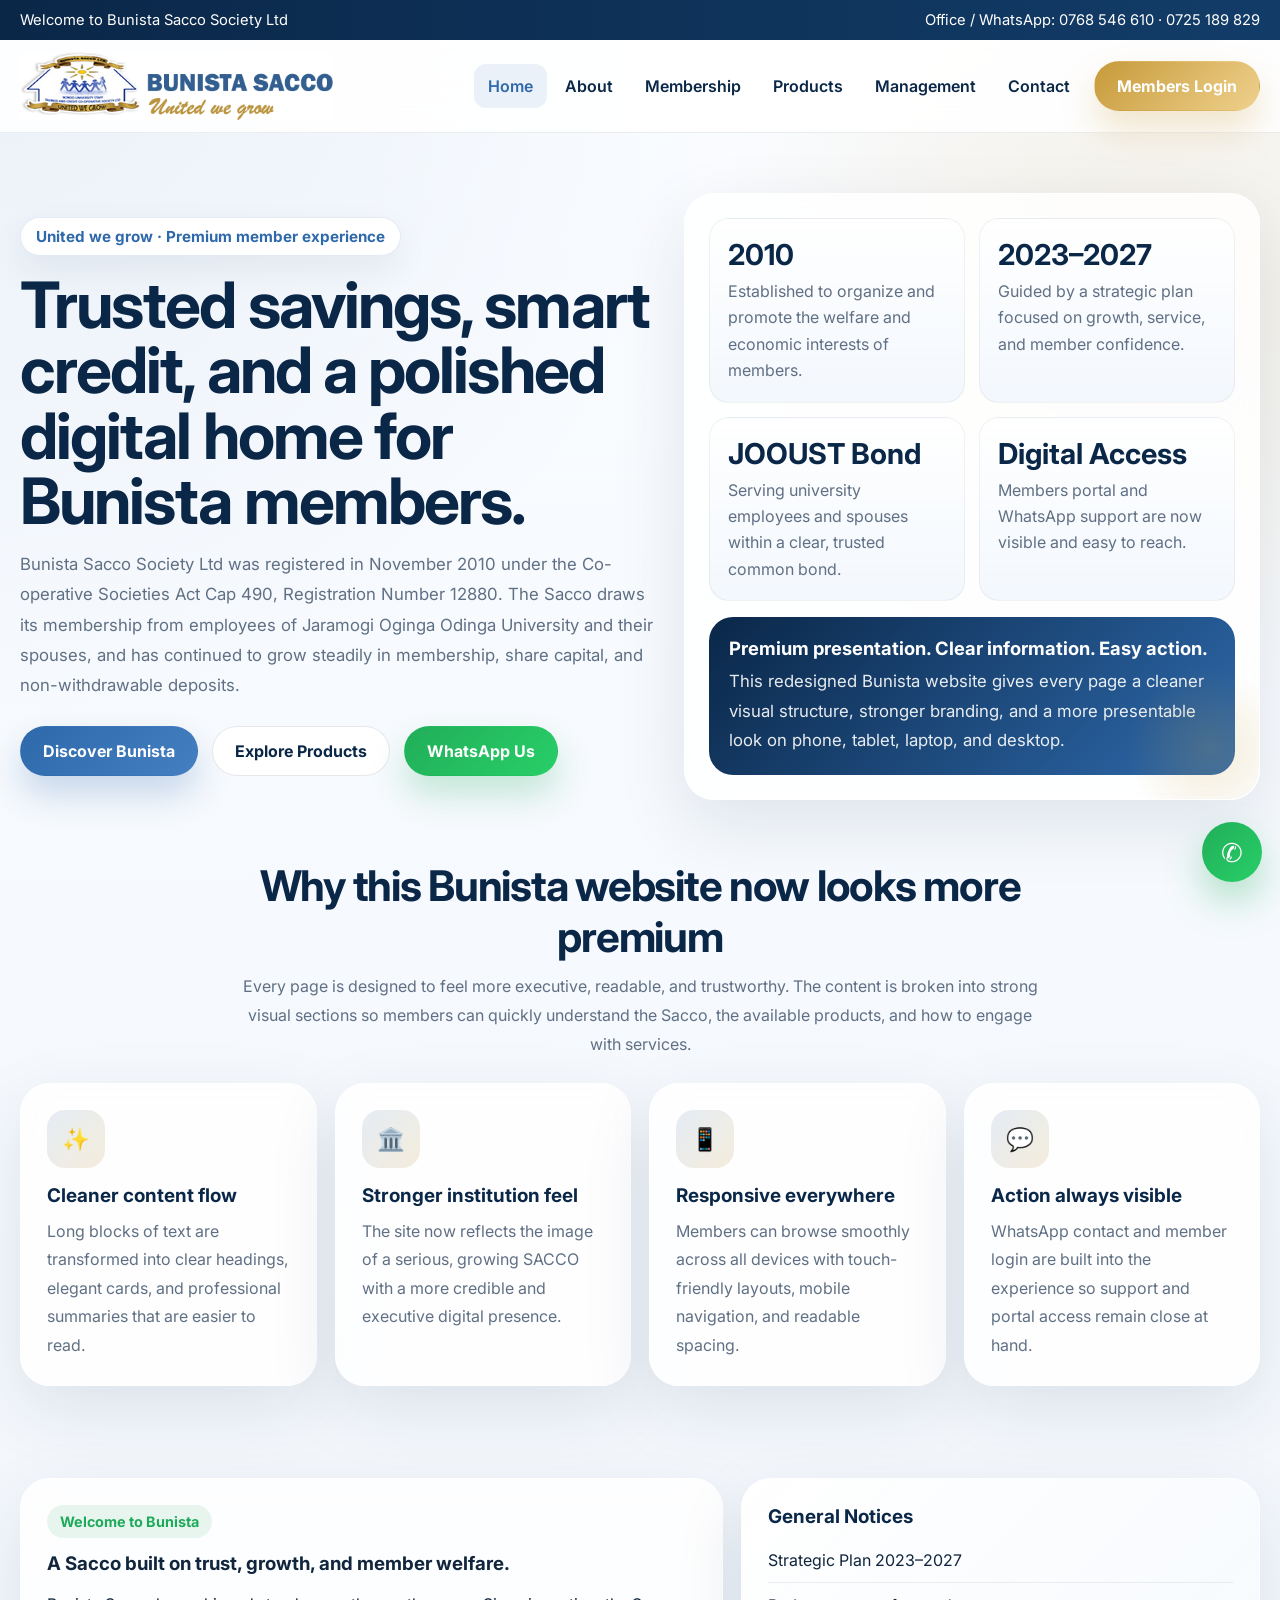
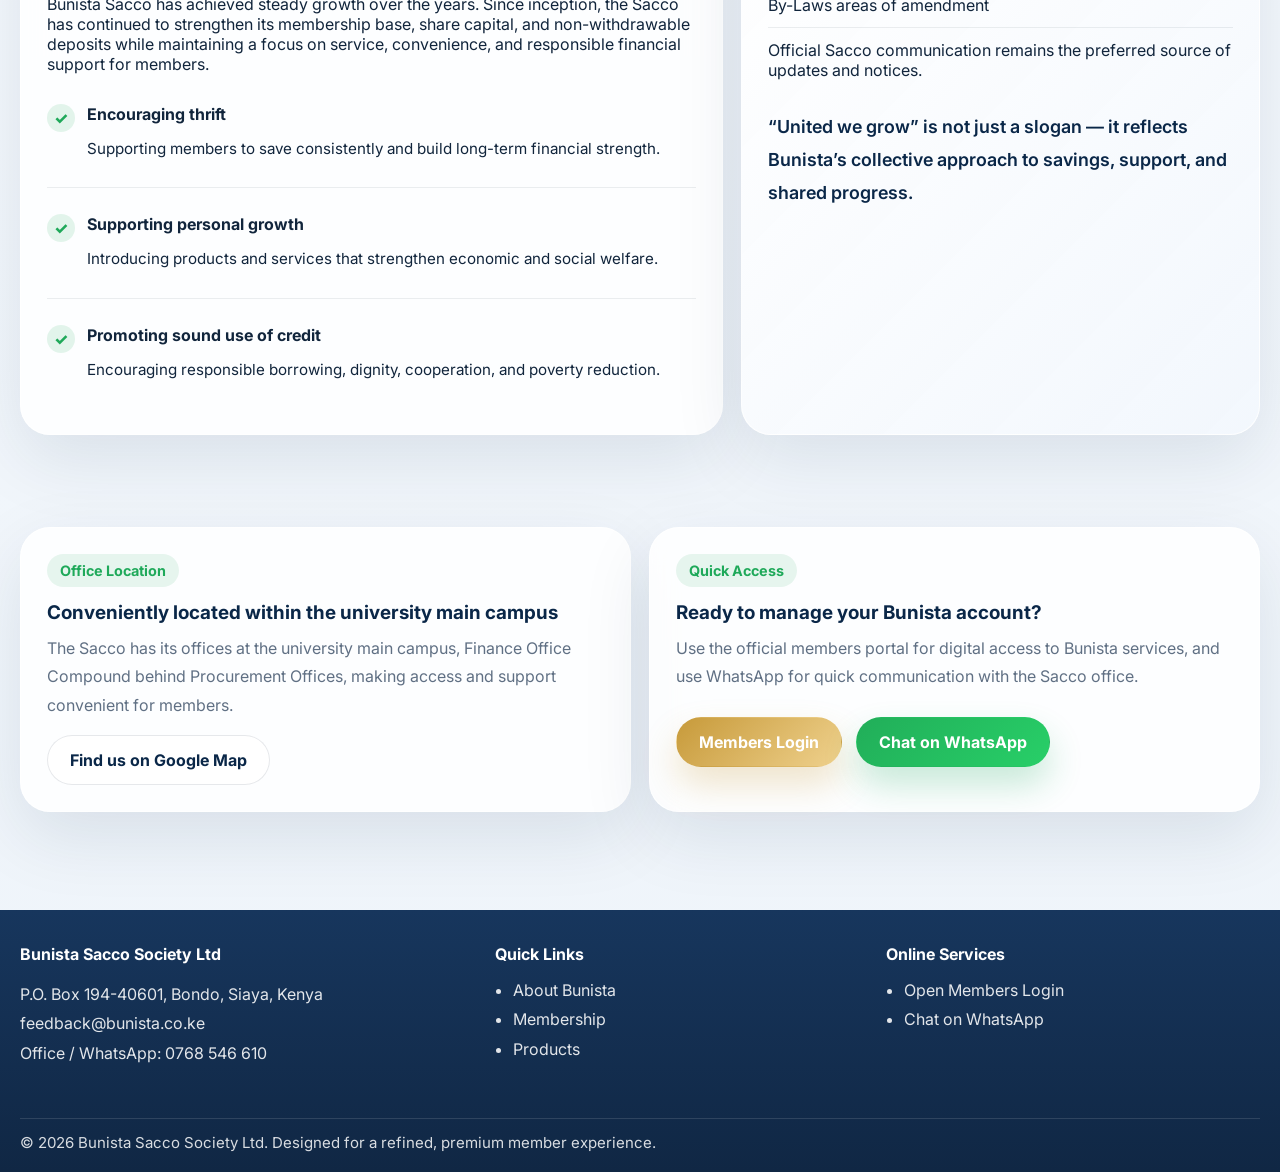
<file: index.html>
<!DOCTYPE html>
<html lang="en">
<head>
  <meta charset="UTF-8">
  <meta name="viewport" content="width=device-width, initial-scale=1.0">
  <title>Bunista Sacco Society Ltd | Home</title>
  <meta name="description" content="Premium Bunista Sacco Society Ltd website with modern presentation of membership, products, management, and member portal access.">
  <link rel="preconnect" href="https://fonts.googleapis.com">
  <link rel="preconnect" href="https://fonts.gstatic.com" crossorigin>
  <link href="https://fonts.googleapis.com/css2?family=Inter:wght@400;500;600;700;800;900&display=swap" rel="stylesheet">
  <link rel="stylesheet" href="styles.css">
</head>
<body>
  <div class="top-strip">
    <div class="container">
      <div>Welcome to Bunista Sacco Society Ltd</div>
      <div>Office / WhatsApp: 0768 546 610 · 0725 189 829</div>
    </div>
  </div>

  <header class="site-header">
    <div class="container navbar">
      <a class="brand" href="index.html"><img src="assets/logo.png" alt="Bunista Sacco logo"></a>
      <button class="menu-toggle" aria-label="Open navigation"><span></span></button>
      <div class="nav-menu">
        <nav class="nav-links">
          <a href="index.html" class="active">Home</a>
          <a href="about.html">About</a>
          <a href="membership.html">Membership</a>
          <a href="products.html">Products</a>
          <a href="management.html">Management</a>
          <a href="contact.html">Contact</a>
        </nav>
        <a class="btn btn-login" href="https://coopmis.coretec.co.ke:8858/Account/Login/?returnUrl=%2FAccount%2FLogOff%2F%3Fenc%3DBcAKspMyVWY%253D%257Cenc" target="_blank" rel="noopener noreferrer">Members Login</a>
      </div>
    </div>
  </header>

  <main>
    <section class="hero">
      <div class="container hero-grid">
        <div class="reveal">
          <span class="eyebrow">United we grow · Premium member experience</span>
          <h1>Trusted savings, smart credit, and a polished digital home for Bunista members.</h1>
          <p>Bunista Sacco Society Ltd was registered in November 2010 under the Co-operative Societies Act Cap 490, Registration Number 12880. The Sacco draws its membership from employees of Jaramogi Oginga Odinga University and their spouses, and has continued to grow steadily in membership, share capital, and non-withdrawable deposits.</p>
          <div class="actions">
            <a class="btn btn-primary" href="about.html">Discover Bunista</a>
            <a class="btn btn-secondary" href="products.html">Explore Products</a>
            <a class="btn btn-whatsapp" href="https://wa.me/254768546610" target="_blank" rel="noopener noreferrer">WhatsApp Us</a>
          </div>
        </div>

        <div class="hero-panel reveal">
          <div class="stats-grid">
            <div class="stat-box"><strong>2010</strong><span>Established to organize and promote the welfare and economic interests of members.</span></div>
            <div class="stat-box"><strong>2023–2027</strong><span>Guided by a strategic plan focused on growth, service, and member confidence.</span></div>
            <div class="stat-box"><strong>JOOUST Bond</strong><span>Serving university employees and spouses within a clear, trusted common bond.</span></div>
            <div class="stat-box"><strong>Digital Access</strong><span>Members portal and WhatsApp support are now visible and easy to reach.</span></div>
          </div>
          <div class="panel-band">
            <h3>Premium presentation. Clear information. Easy action.</h3>
            <p>This redesigned Bunista website gives every page a cleaner visual structure, stronger branding, and a more presentable look on phone, tablet, laptop, and desktop.</p>
          </div>
        </div>
      </div>
    </section>

    <section class="section">
      <div class="container">
        <div class="section-head center reveal">
          <h2>Why this Bunista website now looks more premium</h2>
          <p>Every page is designed to feel more executive, readable, and trustworthy. The content is broken into strong visual sections so members can quickly understand the Sacco, the available products, and how to engage with services.</p>
        </div>
        <div class="cards-4">
          <article class="card reveal">
            <div class="icon-badge">✨</div>
            <h3>Cleaner content flow</h3>
            <p>Long blocks of text are transformed into clear headings, elegant cards, and professional summaries that are easier to read.</p>
          </article>
          <article class="card reveal">
            <div class="icon-badge">🏛️</div>
            <h3>Stronger institution feel</h3>
            <p>The site now reflects the image of a serious, growing SACCO with a more credible and executive digital presence.</p>
          </article>
          <article class="card reveal">
            <div class="icon-badge">📱</div>
            <h3>Responsive everywhere</h3>
            <p>Members can browse smoothly across all devices with touch-friendly layouts, mobile navigation, and readable spacing.</p>
          </article>
          <article class="card reveal">
            <div class="icon-badge">💬</div>
            <h3>Action always visible</h3>
            <p>WhatsApp contact and member login are built into the experience so support and portal access remain close at hand.</p>
          </article>
        </div>
      </div>
    </section>

    <section class="section">
      <div class="container grid-2-1">
        <article class="feature-band reveal">
          <span class="kicker">Welcome to Bunista</span>
          <h3 style="margin-top:14px;">A Sacco built on trust, growth, and member welfare.</h3>
          <p>Bunista Sacco has achieved steady growth over the years. Since inception, the Sacco has continued to strengthen its membership base, share capital, and non-withdrawable deposits while maintaining a focus on service, convenience, and responsible financial support for members.</p>
          <div class="feature-list">
            <div class="feature-item"><div class="tick">✓</div><div><strong>Encouraging thrift</strong><p class="small">Supporting members to save consistently and build long-term financial strength.</p></div></div>
            <div class="feature-item"><div class="tick">✓</div><div><strong>Supporting personal growth</strong><p class="small">Introducing products and services that strengthen economic and social welfare.</p></div></div>
            <div class="feature-item"><div class="tick">✓</div><div><strong>Promoting sound use of credit</strong><p class="small">Encouraging responsible borrowing, dignity, cooperation, and poverty reduction.</p></div></div>
          </div>
        </article>

        <article class="quote-card reveal">
          <h3>General Notices</h3>
          <ul class="clean" style="margin-top:8px;">
            <li>Strategic Plan 2023–2027</li>
            <li>By-Laws areas of amendment</li>
            <li>Official Sacco communication remains the preferred source of updates and notices.</li>
          </ul>
          <blockquote style="margin-top:18px;">“United we grow” is not just a slogan — it reflects Bunista’s collective approach to savings, support, and shared progress.</blockquote>
        </article>
      </div>
    </section>

    <section class="section">
      <div class="container split">
        <article class="notice-card reveal">
          <span class="kicker">Office Location</span>
          <h3 style="margin-top:14px;">Conveniently located within the university main campus</h3>
          <p>The Sacco has its offices at the university main campus, Finance Office Compound behind Procurement Offices, making access and support convenient for members.</p>
          <div class="actions" style="margin-top:16px;">
            <a class="btn btn-secondary" href="https://maps.google.com" target="_blank" rel="noopener noreferrer">Find us on Google Map</a>
          </div>
        </article>
        <article class="notice-card reveal">
          <span class="kicker">Quick Access</span>
          <h3 style="margin-top:14px;">Ready to manage your Bunista account?</h3>
          <p>Use the official members portal for digital access to Bunista services, and use WhatsApp for quick communication with the Sacco office.</p>
          <div class="actions">
            <a class="btn btn-login" href="https://coopmis.coretec.co.ke:8858/Account/Login/?returnUrl=%2FAccount%2FLogOff%2F%3Fenc%3DBcAKspMyVWY%253D%257Cenc" target="_blank" rel="noopener noreferrer">Members Login</a>
            <a class="btn btn-whatsapp" href="https://wa.me/254768546610" target="_blank" rel="noopener noreferrer">Chat on WhatsApp</a>
          </div>
        </article>
      </div>
    </section>
  </main>

  <footer class="footer">
    <div class="container footer-grid">
      <div>
        <h4>Bunista Sacco Society Ltd</h4>
        <p>P.O. Box 194-40601, Bondo, Siaya, Kenya<br>feedback@bunista.co.ke<br>Office / WhatsApp: 0768 546 610</p>
      </div>
      <div>
        <h4>Quick Links</h4>
        <ul>
          <li><a href="about.html">About Bunista</a></li>
          <li><a href="membership.html">Membership</a></li>
          <li><a href="products.html">Products</a></li>
        </ul>
      </div>
      <div>
        <h4>Online Services</h4>
        <ul>
          <li><a href="https://coopmis.coretec.co.ke:8858/Account/Login/?returnUrl=%2FAccount%2FLogOff%2F%3Fenc%3DBcAKspMyVWY%253D%257Cenc" target="_blank" rel="noopener noreferrer">Open Members Login</a></li>
          <li><a href="https://wa.me/254768546610" target="_blank" rel="noopener noreferrer">Chat on WhatsApp</a></li>
        </ul>
      </div>
    </div>
    <div class="container bottom">© <span data-year></span> Bunista Sacco Society Ltd. Designed for a refined, premium member experience.</div>
  </footer>

  <a class="float-wa" href="https://wa.me/254768546610" target="_blank" rel="noopener noreferrer" aria-label="Chat on WhatsApp">✆</a>
  <script src="script.js"></script>
</body>
</html>
</file>
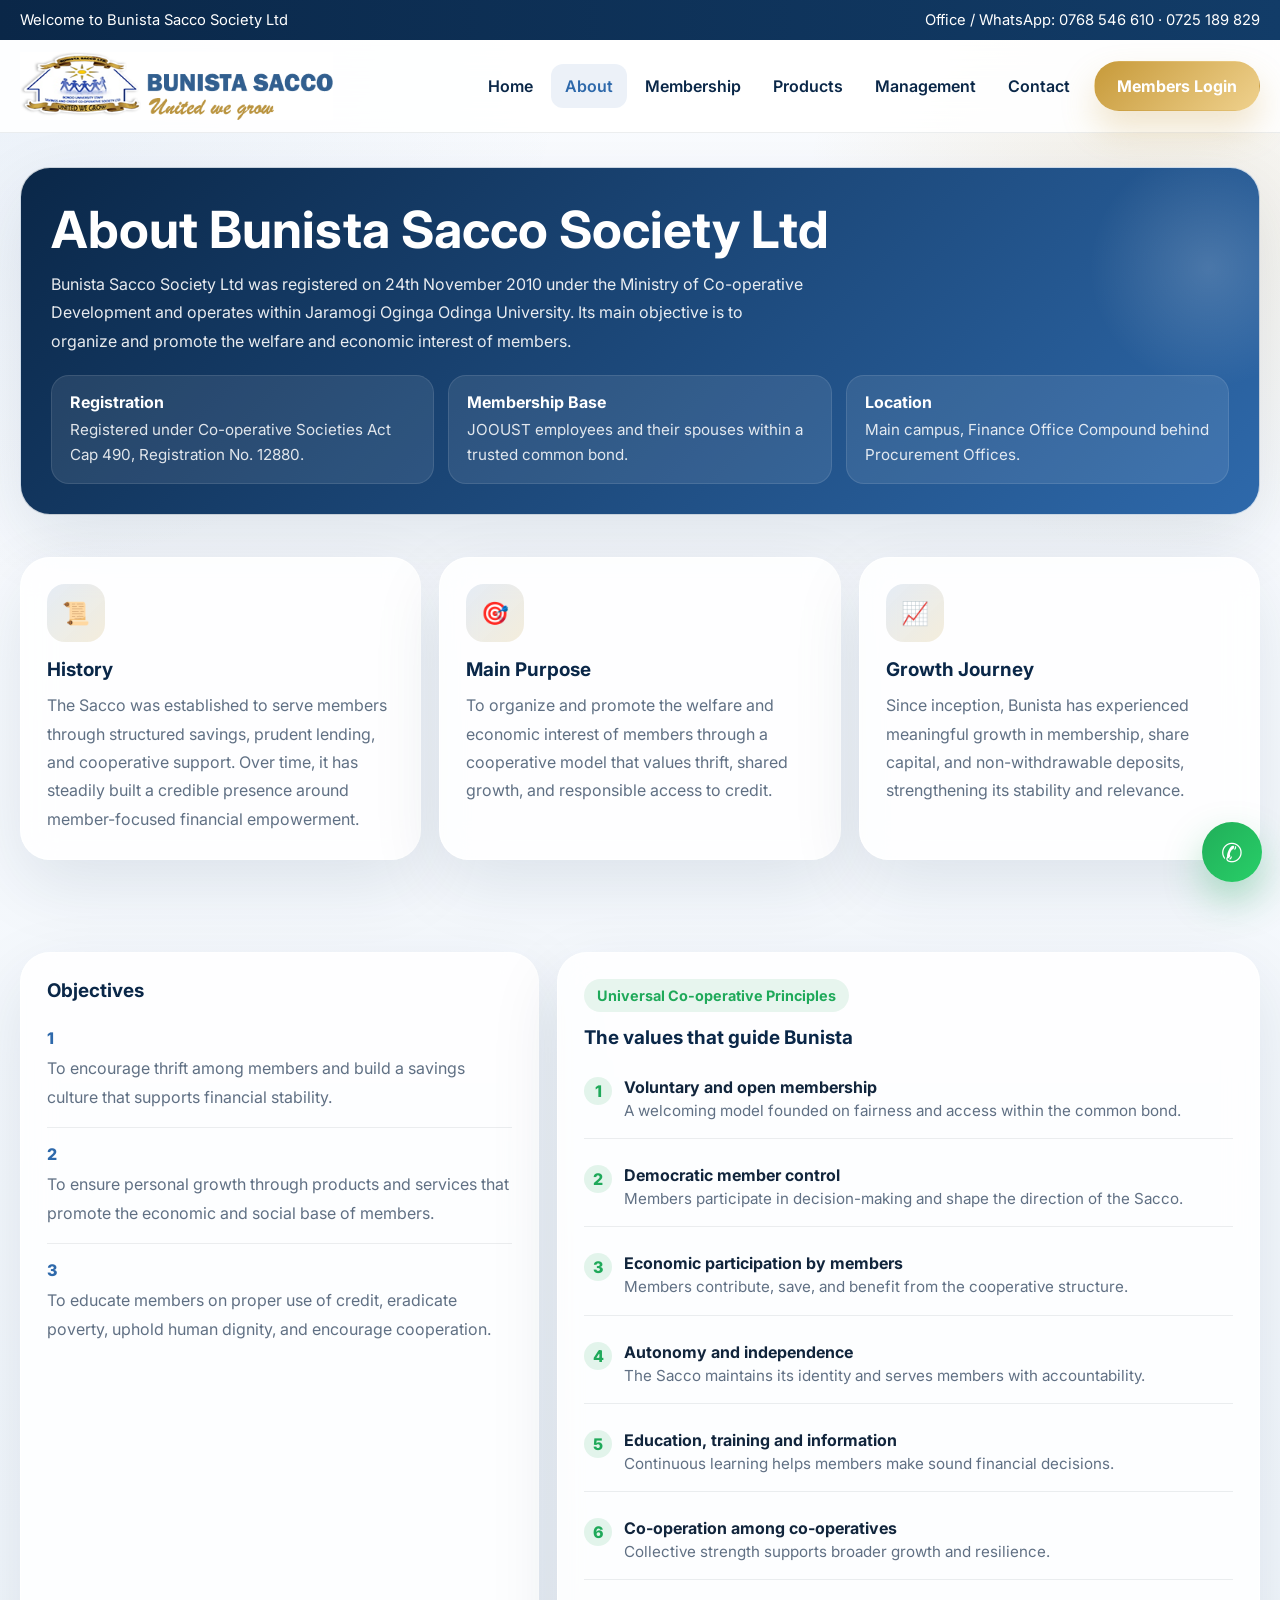
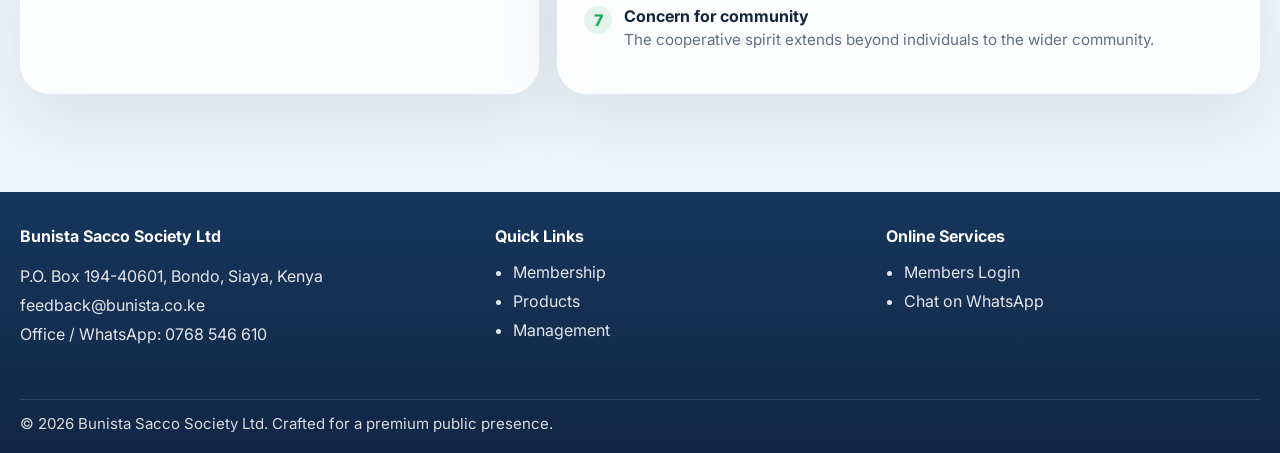
<file: about.html>
<!DOCTYPE html>
<html lang="en">
<head>
  <meta charset="UTF-8">
  <meta name="viewport" content="width=device-width, initial-scale=1.0">
  <title>About Bunista | Bunista Sacco Society Ltd</title>
  <link rel="preconnect" href="https://fonts.googleapis.com">
  <link rel="preconnect" href="https://fonts.gstatic.com" crossorigin>
  <link href="https://fonts.googleapis.com/css2?family=Inter:wght@400;500;600;700;800;900&display=swap" rel="stylesheet">
  <link rel="stylesheet" href="styles.css">
</head>
<body>
  <div class="top-strip"><div class="container"><div>Welcome to Bunista Sacco Society Ltd</div><div>Office / WhatsApp: 0768 546 610 · 0725 189 829</div></div></div>
  <header class="site-header">
    <div class="container navbar">
      <a class="brand" href="index.html"><img src="assets/logo.png" alt="Bunista Sacco logo"></a>
      <button class="menu-toggle" aria-label="Open navigation"><span></span></button>
      <div class="nav-menu">
        <nav class="nav-links">
          <a href="index.html">Home</a><a href="about.html" class="active">About</a><a href="membership.html">Membership</a><a href="products.html">Products</a><a href="management.html">Management</a><a href="contact.html">Contact</a>
        </nav>
        <a class="btn btn-login" href="https://coopmis.coretec.co.ke:8858/Account/Login/?returnUrl=%2FAccount%2FLogOff%2F%3Fenc%3DBcAKspMyVWY%253D%257Cenc" target="_blank" rel="noopener noreferrer">Members Login</a>
      </div>
    </div>
  </header>

  <main>
    <section class="page-hero">
      <div class="container page-banner reveal">
        <h1>About Bunista Sacco Society Ltd</h1>
        <p>Bunista Sacco Society Ltd was registered on 24th November 2010 under the Ministry of Co-operative Development and operates within Jaramogi Oginga Odinga University. Its main objective is to organize and promote the welfare and economic interest of members.</p>
        <div class="info-band">
          <div class="info-pill"><strong>Registration</strong><span>Registered under Co-operative Societies Act Cap 490, Registration No. 12880.</span></div>
          <div class="info-pill"><strong>Membership Base</strong><span>JOOUST employees and their spouses within a trusted common bond.</span></div>
          <div class="info-pill"><strong>Location</strong><span>Main campus, Finance Office Compound behind Procurement Offices.</span></div>
        </div>
      </div>
    </section>

    <section class="section">
      <div class="container cards-3">
        <article class="card reveal"><div class="icon-badge">📜</div><h3>History</h3><p>The Sacco was established to serve members through structured savings, prudent lending, and cooperative support. Over time, it has steadily built a credible presence around member-focused financial empowerment.</p></article>
        <article class="card reveal"><div class="icon-badge">🎯</div><h3>Main Purpose</h3><p>To organize and promote the welfare and economic interest of members through a cooperative model that values thrift, shared growth, and responsible access to credit.</p></article>
        <article class="card reveal"><div class="icon-badge">📈</div><h3>Growth Journey</h3><p>Since inception, Bunista has experienced meaningful growth in membership, share capital, and non-withdrawable deposits, strengthening its stability and relevance.</p></article>
      </div>
    </section>

    <section class="section">
      <div class="container grid-1-2">
        <article class="timeline reveal">
          <h3>Objectives</h3>
          <div class="timeline-item"><div class="timeline-year">1</div><p>To encourage thrift among members and build a savings culture that supports financial stability.</p></div>
          <div class="timeline-item"><div class="timeline-year">2</div><p>To ensure personal growth through products and services that promote the economic and social base of members.</p></div>
          <div class="timeline-item"><div class="timeline-year">3</div><p>To educate members on proper use of credit, eradicate poverty, uphold human dignity, and encourage cooperation.</p></div>
        </article>

        <article class="notice-card reveal">
          <span class="kicker">Universal Co-operative Principles</span>
          <h3 style="margin-top:14px;">The values that guide Bunista</h3>
          <div class="feature-list">
            <div class="feature-item"><div class="tick">1</div><div><strong>Voluntary and open membership</strong><p class="small">A welcoming model founded on fairness and access within the common bond.</p></div></div>
            <div class="feature-item"><div class="tick">2</div><div><strong>Democratic member control</strong><p class="small">Members participate in decision-making and shape the direction of the Sacco.</p></div></div>
            <div class="feature-item"><div class="tick">3</div><div><strong>Economic participation by members</strong><p class="small">Members contribute, save, and benefit from the cooperative structure.</p></div></div>
            <div class="feature-item"><div class="tick">4</div><div><strong>Autonomy and independence</strong><p class="small">The Sacco maintains its identity and serves members with accountability.</p></div></div>
            <div class="feature-item"><div class="tick">5</div><div><strong>Education, training and information</strong><p class="small">Continuous learning helps members make sound financial decisions.</p></div></div>
            <div class="feature-item"><div class="tick">6</div><div><strong>Co-operation among co-operatives</strong><p class="small">Collective strength supports broader growth and resilience.</p></div></div>
            <div class="feature-item"><div class="tick">7</div><div><strong>Concern for community</strong><p class="small">The cooperative spirit extends beyond individuals to the wider community.</p></div></div>
          </div>
        </article>
      </div>
    </section>
  </main>

  <footer class="footer"><div class="container footer-grid"><div><h4>Bunista Sacco Society Ltd</h4><p>P.O. Box 194-40601, Bondo, Siaya, Kenya<br>feedback@bunista.co.ke<br>Office / WhatsApp: 0768 546 610</p></div><div><h4>Quick Links</h4><ul><li><a href="membership.html">Membership</a></li><li><a href="products.html">Products</a></li><li><a href="management.html">Management</a></li></ul></div><div><h4>Online Services</h4><ul><li><a href="https://coopmis.coretec.co.ke:8858/Account/Login/?returnUrl=%2FAccount%2FLogOff%2F%3Fenc%3DBcAKspMyVWY%253D%257Cenc" target="_blank">Members Login</a></li><li><a href="https://wa.me/254768546610" target="_blank">Chat on WhatsApp</a></li></ul></div></div><div class="container bottom">© <span data-year></span> Bunista Sacco Society Ltd. Crafted for a premium public presence.</div></footer>
  <a class="float-wa" href="https://wa.me/254768546610" target="_blank" rel="noopener noreferrer" aria-label="Chat on WhatsApp">✆</a>
  <script src="script.js"></script>
</body>
</html>
</file>
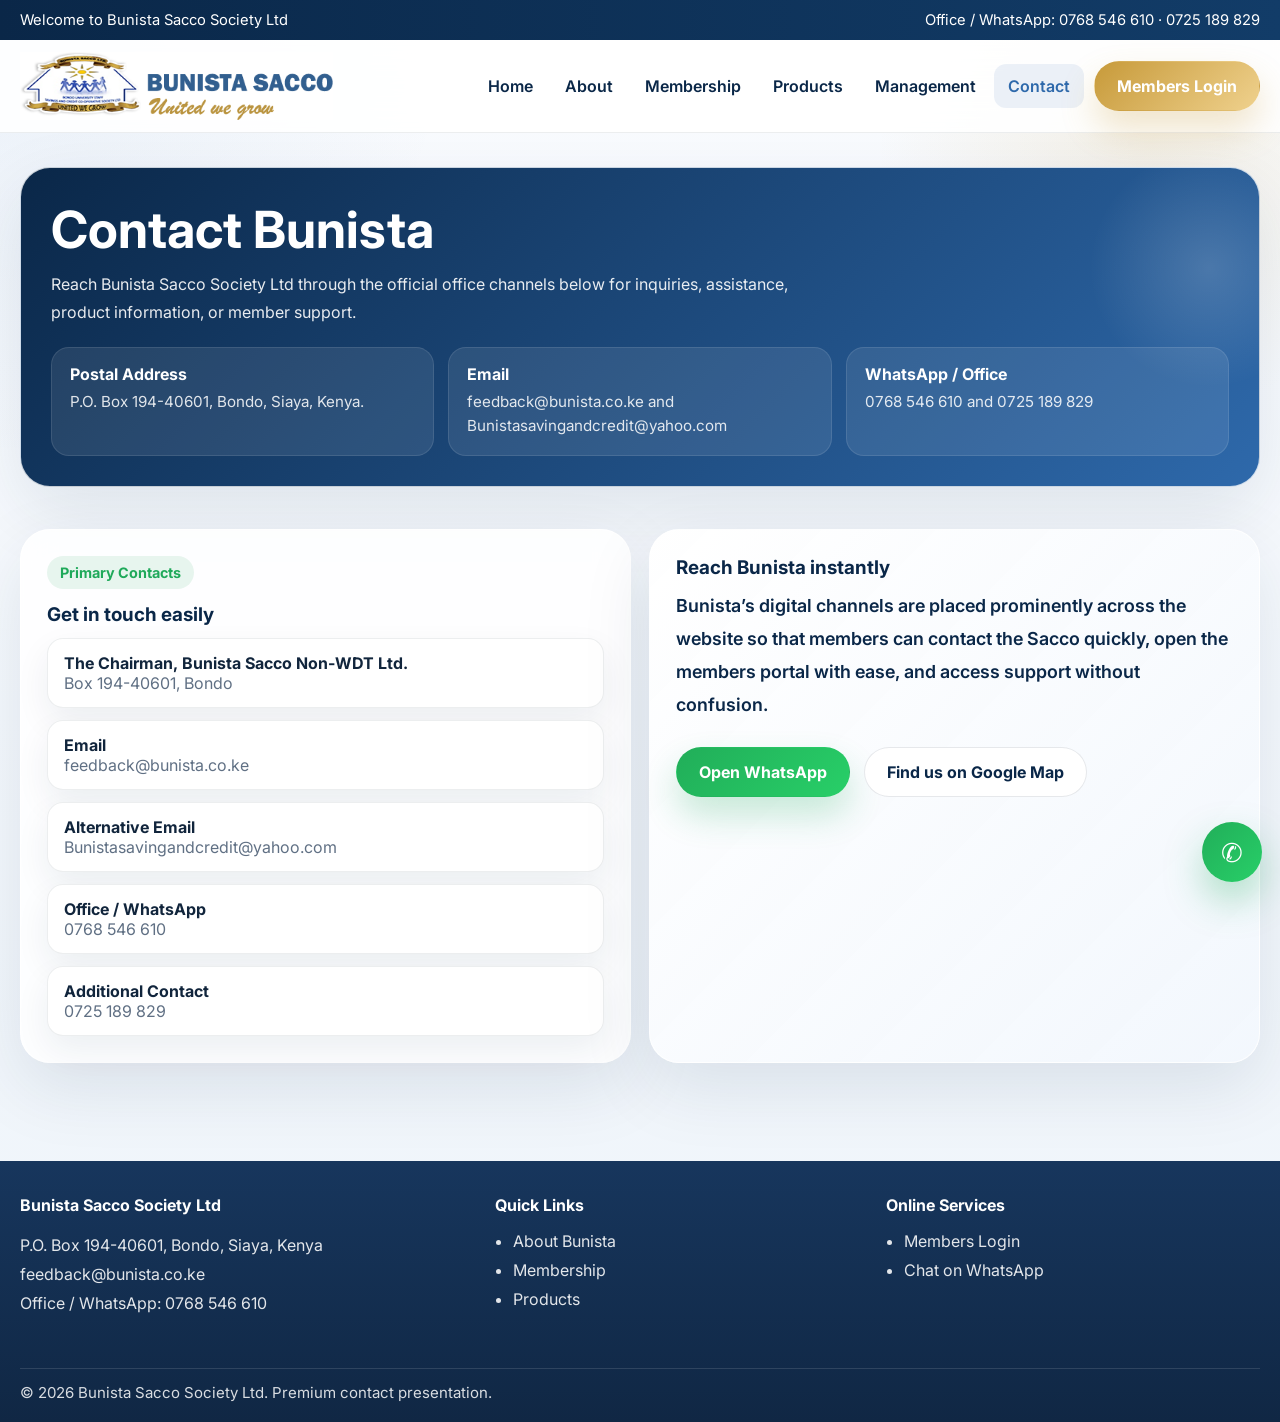
<file: contact.html>
<!DOCTYPE html>
<html lang="en">
<head>
  <meta charset="UTF-8">
  <meta name="viewport" content="width=device-width, initial-scale=1.0">
  <title>Contact | Bunista Sacco Society Ltd</title>
  <link rel="preconnect" href="https://fonts.googleapis.com">
  <link rel="preconnect" href="https://fonts.gstatic.com" crossorigin>
  <link href="https://fonts.googleapis.com/css2?family=Inter:wght@400;500;600;700;800;900&display=swap" rel="stylesheet">
  <link rel="stylesheet" href="styles.css">
</head>
<body>
  <div class="top-strip"><div class="container"><div>Welcome to Bunista Sacco Society Ltd</div><div>Office / WhatsApp: 0768 546 610 · 0725 189 829</div></div></div>
  <header class="site-header"><div class="container navbar"><a class="brand" href="index.html"><img src="assets/logo.png" alt="Bunista Sacco logo"></a><button class="menu-toggle" aria-label="Open navigation"><span></span></button><div class="nav-menu"><nav class="nav-links"><a href="index.html">Home</a><a href="about.html">About</a><a href="membership.html">Membership</a><a href="products.html">Products</a><a href="management.html">Management</a><a href="contact.html" class="active">Contact</a></nav><a class="btn btn-login" href="https://coopmis.coretec.co.ke:8858/Account/Login/?returnUrl=%2FAccount%2FLogOff%2F%3Fenc%3DBcAKspMyVWY%253D%257Cenc" target="_blank" rel="noopener noreferrer">Members Login</a></div></div></header>

  <main>
    <section class="page-hero">
      <div class="container page-banner reveal">
        <h1>Contact Bunista</h1>
        <p>Reach Bunista Sacco Society Ltd through the official office channels below for inquiries, assistance, product information, or member support.</p>
        <div class="info-band">
          <div class="info-pill"><strong>Postal Address</strong><span>P.O. Box 194-40601, Bondo, Siaya, Kenya.</span></div>
          <div class="info-pill"><strong>Email</strong><span>feedback@bunista.co.ke and Bunistasavingandcredit@yahoo.com</span></div>
          <div class="info-pill"><strong>WhatsApp / Office</strong><span>0768 546 610 and 0725 189 829</span></div>
        </div>
      </div>
    </section>

    <section class="section">
      <div class="container split">
        <article class="contact-panel reveal">
          <span class="kicker">Primary Contacts</span>
          <h3 style="margin-top:14px;">Get in touch easily</h3>
          <div class="contact-list">
            <div class="contact-line"><strong>The Chairman, Bunista Sacco Non-WDT Ltd.</strong><br><span class="muted">Box 194-40601, Bondo</span></div>
            <div class="contact-line"><strong>Email</strong><br><span class="muted">feedback@bunista.co.ke</span></div>
            <div class="contact-line"><strong>Alternative Email</strong><br><span class="muted">Bunistasavingandcredit@yahoo.com</span></div>
            <div class="contact-line"><strong>Office / WhatsApp</strong><br><span class="muted">0768 546 610</span></div>
            <div class="contact-line"><strong>Additional Contact</strong><br><span class="muted">0725 189 829</span></div>
          </div>
        </article>
        <article class="quote-card reveal">
          <h3>Reach Bunista instantly</h3>
          <blockquote>Bunista’s digital channels are placed prominently across the website so that members can contact the Sacco quickly, open the members portal with ease, and access support without confusion.</blockquote>
          <div class="actions">
            <a class="btn btn-whatsapp" href="https://wa.me/254768546610" target="_blank" rel="noopener noreferrer">Open WhatsApp</a>
            <a class="btn btn-secondary" href="https://maps.google.com" target="_blank" rel="noopener noreferrer">Find us on Google Map</a>
          </div>
        </article>
      </div>
    </section>
  </main>

  <footer class="footer"><div class="container footer-grid"><div><h4>Bunista Sacco Society Ltd</h4><p>P.O. Box 194-40601, Bondo, Siaya, Kenya<br>feedback@bunista.co.ke<br>Office / WhatsApp: 0768 546 610</p></div><div><h4>Quick Links</h4><ul><li><a href="about.html">About Bunista</a></li><li><a href="membership.html">Membership</a></li><li><a href="products.html">Products</a></li></ul></div><div><h4>Online Services</h4><ul><li><a href="https://coopmis.coretec.co.ke:8858/Account/Login/?returnUrl=%2FAccount%2FLogOff%2F%3Fenc%3DBcAKspMyVWY%253D%257Cenc" target="_blank">Members Login</a></li><li><a href="https://wa.me/254768546610" target="_blank">Chat on WhatsApp</a></li></ul></div></div><div class="container bottom">© <span data-year></span> Bunista Sacco Society Ltd. Premium contact presentation.</div></footer>
  <a class="float-wa" href="https://wa.me/254768546610" target="_blank" rel="noopener noreferrer" aria-label="Chat on WhatsApp">✆</a>
  <script src="script.js"></script>
</body>
</html>
</file>
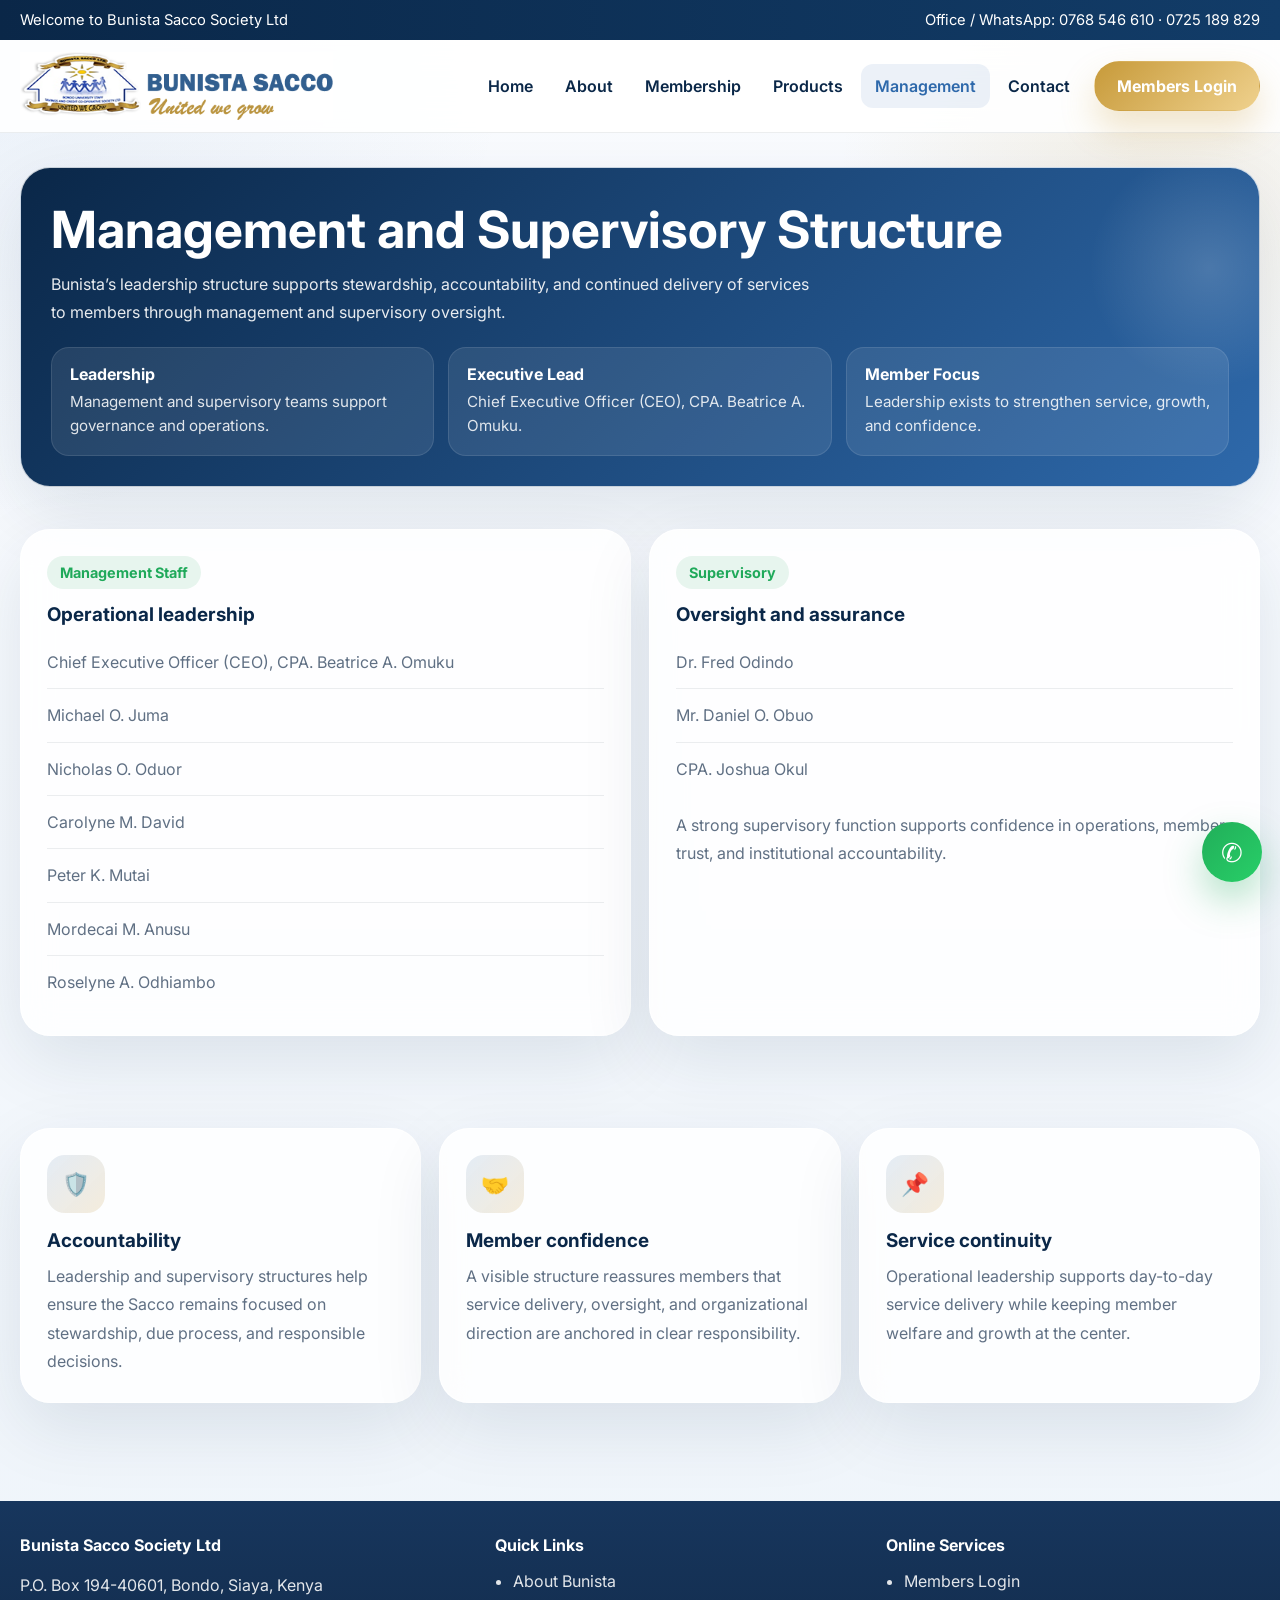
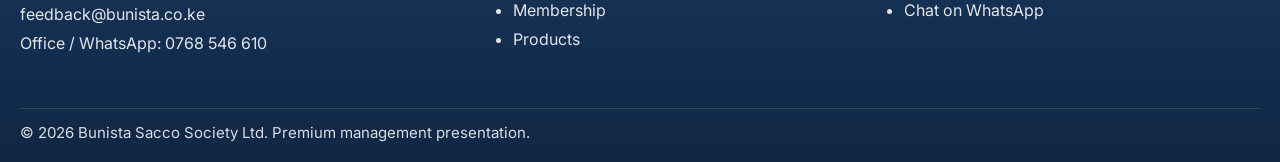
<file: management.html>
<!DOCTYPE html>
<html lang="en">
<head>
  <meta charset="UTF-8">
  <meta name="viewport" content="width=device-width, initial-scale=1.0">
  <title>Management | Bunista Sacco Society Ltd</title>
  <link rel="preconnect" href="https://fonts.googleapis.com">
  <link rel="preconnect" href="https://fonts.gstatic.com" crossorigin>
  <link href="https://fonts.googleapis.com/css2?family=Inter:wght@400;500;600;700;800;900&display=swap" rel="stylesheet">
  <link rel="stylesheet" href="styles.css">
</head>
<body>
  <div class="top-strip"><div class="container"><div>Welcome to Bunista Sacco Society Ltd</div><div>Office / WhatsApp: 0768 546 610 · 0725 189 829</div></div></div>
  <header class="site-header"><div class="container navbar"><a class="brand" href="index.html"><img src="assets/logo.png" alt="Bunista Sacco logo"></a><button class="menu-toggle" aria-label="Open navigation"><span></span></button><div class="nav-menu"><nav class="nav-links"><a href="index.html">Home</a><a href="about.html">About</a><a href="membership.html">Membership</a><a href="products.html">Products</a><a href="management.html" class="active">Management</a><a href="contact.html">Contact</a></nav><a class="btn btn-login" href="https://coopmis.coretec.co.ke:8858/Account/Login/?returnUrl=%2FAccount%2FLogOff%2F%3Fenc%3DBcAKspMyVWY%253D%257Cenc" target="_blank" rel="noopener noreferrer">Members Login</a></div></div></header>

  <main>
    <section class="page-hero">
      <div class="container page-banner reveal">
        <h1>Management and Supervisory Structure</h1>
        <p>Bunista’s leadership structure supports stewardship, accountability, and continued delivery of services to members through management and supervisory oversight.</p>
        <div class="info-band">
          <div class="info-pill"><strong>Leadership</strong><span>Management and supervisory teams support governance and operations.</span></div>
          <div class="info-pill"><strong>Executive Lead</strong><span>Chief Executive Officer (CEO), CPA. Beatrice A. Omuku.</span></div>
          <div class="info-pill"><strong>Member Focus</strong><span>Leadership exists to strengthen service, growth, and confidence.</span></div>
        </div>
      </div>
    </section>

    <section class="section">
      <div class="container split">
        <article class="notice-card reveal">
          <span class="kicker">Management Staff</span>
          <h3 style="margin-top:14px;">Operational leadership</h3>
          <ul class="clean" style="margin-top:8px;">
            <li>Chief Executive Officer (CEO), CPA. Beatrice A. Omuku</li>
            <li>Michael O. Juma</li>
            <li>Nicholas O. Oduor</li>
            <li>Carolyne M. David</li>
            <li>Peter K. Mutai</li>
            <li>Mordecai M. Anusu</li>
            <li>Roselyne A. Odhiambo</li>
          </ul>
        </article>
        <article class="notice-card reveal">
          <span class="kicker">Supervisory</span>
          <h3 style="margin-top:14px;">Oversight and assurance</h3>
          <ul class="clean" style="margin-top:8px;">
            <li>Dr. Fred Odindo</li>
            <li>Mr. Daniel O. Obuo</li>
            <li>CPA. Joshua Okul</li>
          </ul>
          <p style="margin-top:16px;">A strong supervisory function supports confidence in operations, member trust, and institutional accountability.</p>
        </article>
      </div>
    </section>

    <section class="section">
      <div class="container cards-3">
        <article class="card reveal"><div class="icon-badge">🛡️</div><h3>Accountability</h3><p>Leadership and supervisory structures help ensure the Sacco remains focused on stewardship, due process, and responsible decisions.</p></article>
        <article class="card reveal"><div class="icon-badge">🤝</div><h3>Member confidence</h3><p>A visible structure reassures members that service delivery, oversight, and organizational direction are anchored in clear responsibility.</p></article>
        <article class="card reveal"><div class="icon-badge">📌</div><h3>Service continuity</h3><p>Operational leadership supports day-to-day service delivery while keeping member welfare and growth at the center.</p></article>
      </div>
    </section>
  </main>

  <footer class="footer"><div class="container footer-grid"><div><h4>Bunista Sacco Society Ltd</h4><p>P.O. Box 194-40601, Bondo, Siaya, Kenya<br>feedback@bunista.co.ke<br>Office / WhatsApp: 0768 546 610</p></div><div><h4>Quick Links</h4><ul><li><a href="about.html">About Bunista</a></li><li><a href="membership.html">Membership</a></li><li><a href="products.html">Products</a></li></ul></div><div><h4>Online Services</h4><ul><li><a href="https://coopmis.coretec.co.ke:8858/Account/Login/?returnUrl=%2FAccount%2FLogOff%2F%3Fenc%3DBcAKspMyVWY%253D%257Cenc" target="_blank">Members Login</a></li><li><a href="https://wa.me/254768546610" target="_blank">Chat on WhatsApp</a></li></ul></div></div><div class="container bottom">© <span data-year></span> Bunista Sacco Society Ltd. Premium management presentation.</div></footer>
  <a class="float-wa" href="https://wa.me/254768546610" target="_blank" rel="noopener noreferrer" aria-label="Chat on WhatsApp">✆</a>
  <script src="script.js"></script>
</body>
</html>
</file>
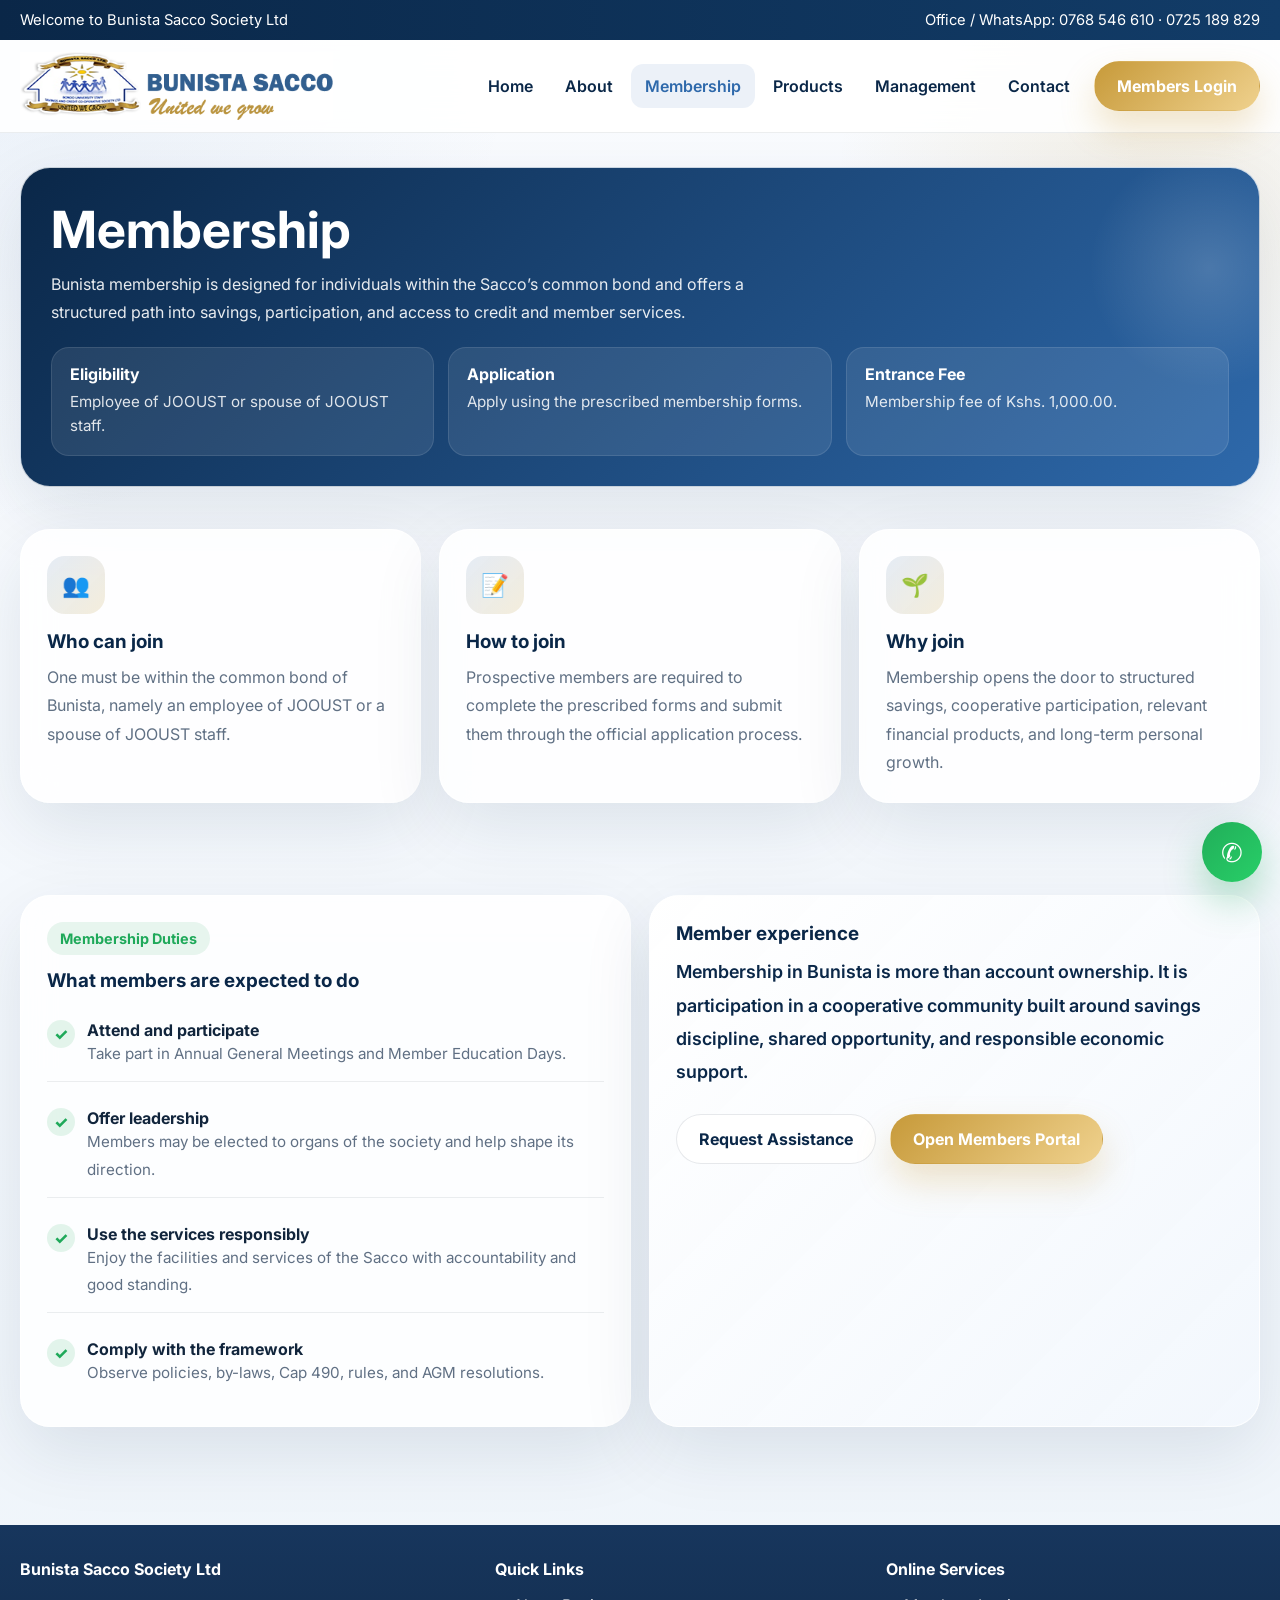
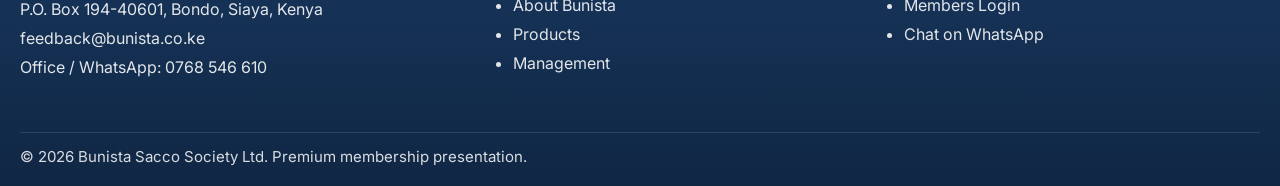
<file: membership.html>
<!DOCTYPE html>
<html lang="en">
<head>
  <meta charset="UTF-8">
  <meta name="viewport" content="width=device-width, initial-scale=1.0">
  <title>Membership | Bunista Sacco Society Ltd</title>
  <link rel="preconnect" href="https://fonts.googleapis.com">
  <link rel="preconnect" href="https://fonts.gstatic.com" crossorigin>
  <link href="https://fonts.googleapis.com/css2?family=Inter:wght@400;500;600;700;800;900&display=swap" rel="stylesheet">
  <link rel="stylesheet" href="styles.css">
</head>
<body>
  <div class="top-strip"><div class="container"><div>Welcome to Bunista Sacco Society Ltd</div><div>Office / WhatsApp: 0768 546 610 · 0725 189 829</div></div></div>
  <header class="site-header"><div class="container navbar"><a class="brand" href="index.html"><img src="assets/logo.png" alt="Bunista Sacco logo"></a><button class="menu-toggle" aria-label="Open navigation"><span></span></button><div class="nav-menu"><nav class="nav-links"><a href="index.html">Home</a><a href="about.html">About</a><a href="membership.html" class="active">Membership</a><a href="products.html">Products</a><a href="management.html">Management</a><a href="contact.html">Contact</a></nav><a class="btn btn-login" href="https://coopmis.coretec.co.ke:8858/Account/Login/?returnUrl=%2FAccount%2FLogOff%2F%3Fenc%3DBcAKspMyVWY%253D%257Cenc" target="_blank" rel="noopener noreferrer">Members Login</a></div></div></header>

  <main>
    <section class="page-hero">
      <div class="container page-banner reveal">
        <h1>Membership</h1>
        <p>Bunista membership is designed for individuals within the Sacco’s common bond and offers a structured path into savings, participation, and access to credit and member services.</p>
        <div class="info-band">
          <div class="info-pill"><strong>Eligibility</strong><span>Employee of JOOUST or spouse of JOOUST staff.</span></div>
          <div class="info-pill"><strong>Application</strong><span>Apply using the prescribed membership forms.</span></div>
          <div class="info-pill"><strong>Entrance Fee</strong><span>Membership fee of Kshs. 1,000.00.</span></div>
        </div>
      </div>
    </section>

    <section class="section">
      <div class="container cards-3">
        <article class="card reveal"><div class="icon-badge">👥</div><h3>Who can join</h3><p>One must be within the common bond of Bunista, namely an employee of JOOUST or a spouse of JOOUST staff.</p></article>
        <article class="card reveal"><div class="icon-badge">📝</div><h3>How to join</h3><p>Prospective members are required to complete the prescribed forms and submit them through the official application process.</p></article>
        <article class="card reveal"><div class="icon-badge">🌱</div><h3>Why join</h3><p>Membership opens the door to structured savings, cooperative participation, relevant financial products, and long-term personal growth.</p></article>
      </div>
    </section>

    <section class="section">
      <div class="container split">
        <article class="notice-card reveal">
          <span class="kicker">Membership Duties</span>
          <h3 style="margin-top:14px;">What members are expected to do</h3>
          <div class="feature-list">
            <div class="feature-item"><div class="tick">✓</div><div><strong>Attend and participate</strong><p class="small">Take part in Annual General Meetings and Member Education Days.</p></div></div>
            <div class="feature-item"><div class="tick">✓</div><div><strong>Offer leadership</strong><p class="small">Members may be elected to organs of the society and help shape its direction.</p></div></div>
            <div class="feature-item"><div class="tick">✓</div><div><strong>Use the services responsibly</strong><p class="small">Enjoy the facilities and services of the Sacco with accountability and good standing.</p></div></div>
            <div class="feature-item"><div class="tick">✓</div><div><strong>Comply with the framework</strong><p class="small">Observe policies, by-laws, Cap 490, rules, and AGM resolutions.</p></div></div>
          </div>
        </article>
        <article class="quote-card reveal">
          <h3>Member experience</h3>
          <blockquote>Membership in Bunista is more than account ownership. It is participation in a cooperative community built around savings discipline, shared opportunity, and responsible economic support.</blockquote>
          <div class="actions">
            <a class="btn btn-secondary" href="contact.html">Request Assistance</a>
            <a class="btn btn-login" href="https://coopmis.coretec.co.ke:8858/Account/Login/?returnUrl=%2FAccount%2FLogOff%2F%3Fenc%3DBcAKspMyVWY%253D%257Cenc" target="_blank">Open Members Portal</a>
          </div>
        </article>
      </div>
    </section>
  </main>

  <footer class="footer"><div class="container footer-grid"><div><h4>Bunista Sacco Society Ltd</h4><p>P.O. Box 194-40601, Bondo, Siaya, Kenya<br>feedback@bunista.co.ke<br>Office / WhatsApp: 0768 546 610</p></div><div><h4>Quick Links</h4><ul><li><a href="about.html">About Bunista</a></li><li><a href="products.html">Products</a></li><li><a href="management.html">Management</a></li></ul></div><div><h4>Online Services</h4><ul><li><a href="https://coopmis.coretec.co.ke:8858/Account/Login/?returnUrl=%2FAccount%2FLogOff%2F%3Fenc%3DBcAKspMyVWY%253D%257Cenc" target="_blank">Members Login</a></li><li><a href="https://wa.me/254768546610" target="_blank">Chat on WhatsApp</a></li></ul></div></div><div class="container bottom">© <span data-year></span> Bunista Sacco Society Ltd. Premium membership presentation.</div></footer>
  <a class="float-wa" href="https://wa.me/254768546610" target="_blank" rel="noopener noreferrer" aria-label="Chat on WhatsApp">✆</a>
  <script src="script.js"></script>
</body>
</html>
</file>
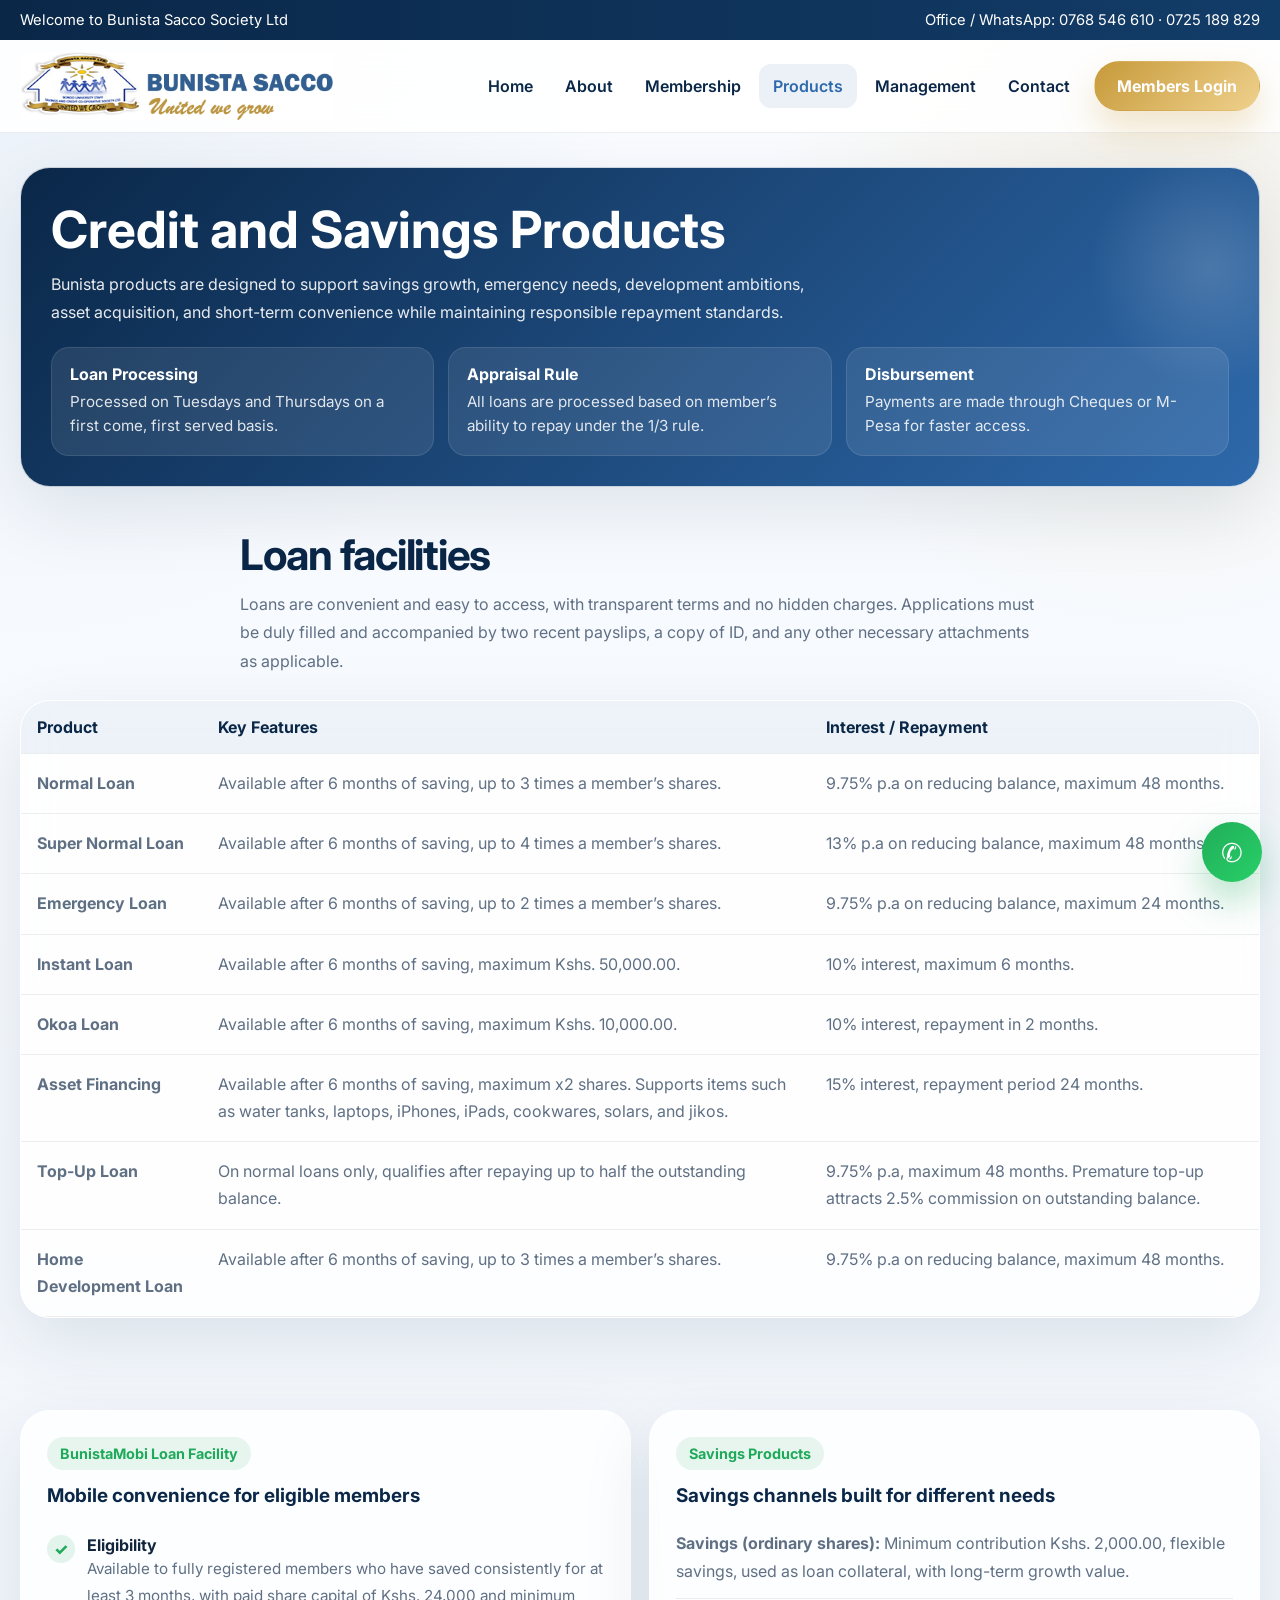
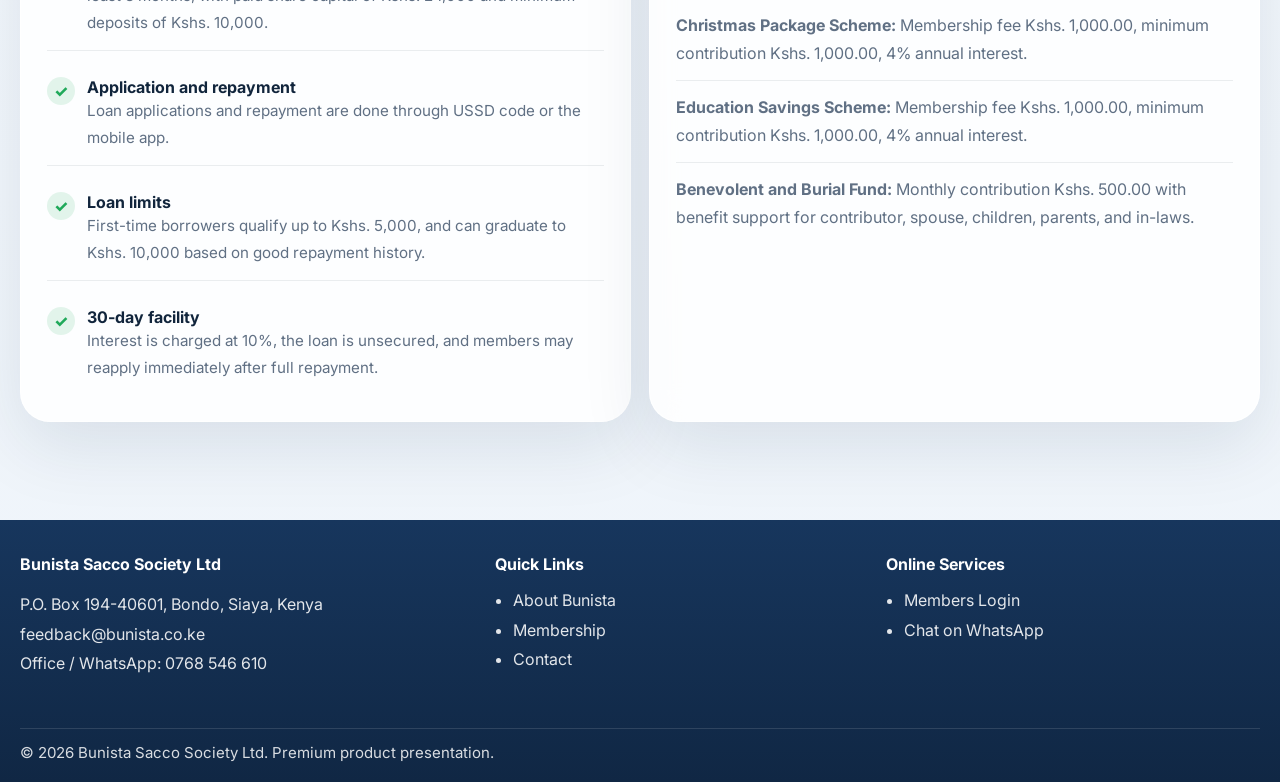
<file: products.html>
<!DOCTYPE html>
<html lang="en">
<head>
  <meta charset="UTF-8">
  <meta name="viewport" content="width=device-width, initial-scale=1.0">
  <title>Products | Bunista Sacco Society Ltd</title>
  <link rel="preconnect" href="https://fonts.googleapis.com">
  <link rel="preconnect" href="https://fonts.gstatic.com" crossorigin>
  <link href="https://fonts.googleapis.com/css2?family=Inter:wght@400;500;600;700;800;900&display=swap" rel="stylesheet">
  <link rel="stylesheet" href="styles.css">
</head>
<body>
  <div class="top-strip"><div class="container"><div>Welcome to Bunista Sacco Society Ltd</div><div>Office / WhatsApp: 0768 546 610 · 0725 189 829</div></div></div>
  <header class="site-header"><div class="container navbar"><a class="brand" href="index.html"><img src="assets/logo.png" alt="Bunista Sacco logo"></a><button class="menu-toggle" aria-label="Open navigation"><span></span></button><div class="nav-menu"><nav class="nav-links"><a href="index.html">Home</a><a href="about.html">About</a><a href="membership.html">Membership</a><a href="products.html" class="active">Products</a><a href="management.html">Management</a><a href="contact.html">Contact</a></nav><a class="btn btn-login" href="https://coopmis.coretec.co.ke:8858/Account/Login/?returnUrl=%2FAccount%2FLogOff%2F%3Fenc%3DBcAKspMyVWY%253D%257Cenc" target="_blank" rel="noopener noreferrer">Members Login</a></div></div></header>

  <main>
    <section class="page-hero">
      <div class="container page-banner reveal">
        <h1>Credit and Savings Products</h1>
        <p>Bunista products are designed to support savings growth, emergency needs, development ambitions, asset acquisition, and short-term convenience while maintaining responsible repayment standards.</p>
        <div class="info-band">
          <div class="info-pill"><strong>Loan Processing</strong><span>Processed on Tuesdays and Thursdays on a first come, first served basis.</span></div>
          <div class="info-pill"><strong>Appraisal Rule</strong><span>All loans are processed based on member’s ability to repay under the 1/3 rule.</span></div>
          <div class="info-pill"><strong>Disbursement</strong><span>Payments are made through Cheques or M-Pesa for faster access.</span></div>
        </div>
      </div>
    </section>

    <section class="section">
      <div class="container section-head reveal">
        <h2>Loan facilities</h2>
        <p>Loans are convenient and easy to access, with transparent terms and no hidden charges. Applications must be duly filled and accompanied by two recent payslips, a copy of ID, and any other necessary attachments as applicable.</p>
      </div>
      <div class="container table-wrap reveal">
        <table>
          <thead><tr><th>Product</th><th>Key Features</th><th>Interest / Repayment</th></tr></thead>
          <tbody>
            <tr><td><strong>Normal Loan</strong></td><td>Available after 6 months of saving, up to 3 times a member’s shares.</td><td>9.75% p.a on reducing balance, maximum 48 months.</td></tr>
            <tr><td><strong>Super Normal Loan</strong></td><td>Available after 6 months of saving, up to 4 times a member’s shares.</td><td>13% p.a on reducing balance, maximum 48 months.</td></tr>
            <tr><td><strong>Emergency Loan</strong></td><td>Available after 6 months of saving, up to 2 times a member’s shares.</td><td>9.75% p.a on reducing balance, maximum 24 months.</td></tr>
            <tr><td><strong>Instant Loan</strong></td><td>Available after 6 months of saving, maximum Kshs. 50,000.00.</td><td>10% interest, maximum 6 months.</td></tr>
            <tr><td><strong>Okoa Loan</strong></td><td>Available after 6 months of saving, maximum Kshs. 10,000.00.</td><td>10% interest, repayment in 2 months.</td></tr>
            <tr><td><strong>Asset Financing</strong></td><td>Available after 6 months of saving, maximum x2 shares. Supports items such as water tanks, laptops, iPhones, iPads, cookwares, solars, and jikos.</td><td>15% interest, repayment period 24 months.</td></tr>
            <tr><td><strong>Top-Up Loan</strong></td><td>On normal loans only, qualifies after repaying up to half the outstanding balance.</td><td>9.75% p.a, maximum 48 months. Premature top-up attracts 2.5% commission on outstanding balance.</td></tr>
            <tr><td><strong>Home Development Loan</strong></td><td>Available after 6 months of saving, up to 3 times a member’s shares.</td><td>9.75% p.a on reducing balance, maximum 48 months.</td></tr>
          </tbody>
        </table>
      </div>
    </section>

    <section class="section">
      <div class="container split">
        <article class="notice-card reveal">
          <span class="kicker">BunistaMobi Loan Facility</span>
          <h3 style="margin-top:14px;">Mobile convenience for eligible members</h3>
          <div class="feature-list">
            <div class="feature-item"><div class="tick">✓</div><div><strong>Eligibility</strong><p class="small">Available to fully registered members who have saved consistently for at least 3 months, with paid share capital of Kshs. 24,000 and minimum deposits of Kshs. 10,000.</p></div></div>
            <div class="feature-item"><div class="tick">✓</div><div><strong>Application and repayment</strong><p class="small">Loan applications and repayment are done through USSD code or the mobile app.</p></div></div>
            <div class="feature-item"><div class="tick">✓</div><div><strong>Loan limits</strong><p class="small">First-time borrowers qualify up to Kshs. 5,000, and can graduate to Kshs. 10,000 based on good repayment history.</p></div></div>
            <div class="feature-item"><div class="tick">✓</div><div><strong>30-day facility</strong><p class="small">Interest is charged at 10%, the loan is unsecured, and members may reapply immediately after full repayment.</p></div></div>
          </div>
        </article>
        <article class="notice-card reveal">
          <span class="kicker">Savings Products</span>
          <h3 style="margin-top:14px;">Savings channels built for different needs</h3>
          <ul class="clean" style="margin-top:8px;">
            <li><strong>Savings (ordinary shares):</strong> Minimum contribution Kshs. 2,000.00, flexible savings, used as loan collateral, with long-term growth value.</li>
            <li><strong>Christmas Package Scheme:</strong> Membership fee Kshs. 1,000.00, minimum contribution Kshs. 1,000.00, 4% annual interest.</li>
            <li><strong>Education Savings Scheme:</strong> Membership fee Kshs. 1,000.00, minimum contribution Kshs. 1,000.00, 4% annual interest.</li>
            <li><strong>Benevolent and Burial Fund:</strong> Monthly contribution Kshs. 500.00 with benefit support for contributor, spouse, children, parents, and in-laws.</li>
          </ul>
        </article>
      </div>
    </section>
  </main>

  <footer class="footer"><div class="container footer-grid"><div><h4>Bunista Sacco Society Ltd</h4><p>P.O. Box 194-40601, Bondo, Siaya, Kenya<br>feedback@bunista.co.ke<br>Office / WhatsApp: 0768 546 610</p></div><div><h4>Quick Links</h4><ul><li><a href="about.html">About Bunista</a></li><li><a href="membership.html">Membership</a></li><li><a href="contact.html">Contact</a></li></ul></div><div><h4>Online Services</h4><ul><li><a href="https://coopmis.coretec.co.ke:8858/Account/Login/?returnUrl=%2FAccount%2FLogOff%2F%3Fenc%3DBcAKspMyVWY%253D%257Cenc" target="_blank">Members Login</a></li><li><a href="https://wa.me/254768546610" target="_blank">Chat on WhatsApp</a></li></ul></div></div><div class="container bottom">© <span data-year></span> Bunista Sacco Society Ltd. Premium product presentation.</div></footer>
  <a class="float-wa" href="https://wa.me/254768546610" target="_blank" rel="noopener noreferrer" aria-label="Chat on WhatsApp">✆</a>
  <script src="script.js"></script>
</body>
</html>
</file>
<file: styles.css>
:root{
  --navy:#0a2748;
  --navy-2:#123c68;
  --blue:#2e69ab;
  --sky:#e9f2fb;
  --gold:#c79a3a;
  --gold-2:#efd18d;
  --green:#1fa95a;
  --bg:#f4f8fc;
  --bg-2:#edf3f9;
  --text:#11253c;
  --muted:#607084;
  --white:#fff;
  --line:rgba(17,37,60,.1);
  --shadow:0 24px 70px rgba(10,39,72,.10);
  --shadow-soft:0 14px 34px rgba(10,39,72,.07);
  --radius-xl:30px;
  --radius-lg:22px;
  --radius-md:16px;
  --container:min(1240px, calc(100% - 32px));
}
*{box-sizing:border-box}
html{scroll-behavior:smooth}
body{margin:0;font-family:'Inter',Arial,sans-serif;color:var(--text);background:
radial-gradient(circle at top left, rgba(46,105,171,.08), transparent 24%),
radial-gradient(circle at 90% 10%, rgba(199,154,58,.12), transparent 16%),
linear-gradient(180deg,#fafcff,#eef4fa)}
a{text-decoration:none;color:inherit}
img{display:block;max-width:100%}
.container{width:var(--container);margin:0 auto}
.top-strip{background:linear-gradient(90deg,var(--navy),var(--navy-2));color:#fff;font-size:.92rem}
.top-strip .container{display:flex;justify-content:space-between;gap:12px;flex-wrap:wrap;padding:11px 0}
.site-header{position:sticky;top:0;z-index:100;background:rgba(255,255,255,.88);backdrop-filter:blur(18px);border-bottom:1px solid rgba(17,37,60,.08)}
.navbar{display:flex;align-items:center;justify-content:space-between;gap:16px;min-height:92px}
.brand{display:flex;align-items:center}
.brand img{height:68px;width:auto}
.nav-menu{display:flex;align-items:center;gap:10px}
.nav-links{display:flex;align-items:center;gap:4px}
.nav-links a{padding:12px 14px;border-radius:12px;font-weight:600;color:var(--navy)}
.nav-links a:hover,.nav-links a.active{background:rgba(46,105,171,.09);color:var(--blue)}
.btn{display:inline-flex;align-items:center;justify-content:center;gap:10px;padding:14px 22px;border-radius:999px;font-weight:700;border:1px solid transparent;transition:.25s ease;cursor:pointer}
.btn:hover{transform:translateY(-2px)}
.btn-primary{background:linear-gradient(135deg,var(--blue),#447fc1);color:#fff;box-shadow:0 18px 34px rgba(46,105,171,.24)}
.btn-secondary{background:#fff;border-color:rgba(17,37,60,.1);color:var(--navy)}
.btn-login{background:linear-gradient(135deg,var(--gold),var(--gold-2));color:#fff;box-shadow:0 18px 34px rgba(199,154,58,.26)}
.btn-whatsapp{background:linear-gradient(135deg,#21ae59,#28cf68);color:#fff;box-shadow:0 18px 34px rgba(31,169,90,.24)}
.btn-outline-light{border-color:rgba(255,255,255,.25);color:#fff;background:rgba(255,255,255,.06)}
.menu-toggle{display:none;width:48px;height:48px;border-radius:14px;border:1px solid rgba(17,37,60,.1);background:#fff;box-shadow:var(--shadow-soft)}
.menu-toggle span,.menu-toggle span:before,.menu-toggle span:after{display:block;content:"";width:20px;height:2px;background:var(--navy);border-radius:4px;position:relative}
.menu-toggle span:before{position:absolute;top:-6px}
.menu-toggle span:after{position:absolute;top:6px}
.hero{padding:60px 0 42px}
.hero-grid{display:grid;grid-template-columns:1.05fr .95fr;gap:28px;align-items:center}
.eyebrow{display:inline-flex;align-items:center;gap:8px;padding:9px 15px;border-radius:999px;background:#fff;border:1px solid rgba(46,105,171,.13);box-shadow:var(--shadow-soft);color:var(--blue);font-weight:700;font-size:.95rem}
.hero h1{font-size:clamp(2.5rem,5vw,5.2rem);line-height:1.02;letter-spacing:-.03em;margin:16px 0 16px;color:var(--navy)}
.hero p{color:var(--muted);font-size:1.05rem;line-height:1.8;max-width:720px;margin:0}
.actions{display:flex;gap:14px;flex-wrap:wrap;margin-top:26px}
.hero-panel,.card,.notice-card,.cta,.page-banner,.table-wrap,.quote-card,.contact-panel,.timeline,.feature-band{background:rgba(255,255,255,.84);border:1px solid rgba(255,255,255,.76);backdrop-filter:blur(16px);box-shadow:var(--shadow);border-radius:var(--radius-xl)}
.hero-panel{padding:24px;position:relative;overflow:hidden}
.hero-panel:before{content:"";position:absolute;inset:auto -40px -40px auto;width:180px;height:180px;background:radial-gradient(circle, rgba(199,154,58,.2), transparent 65%)}
.stats-grid{display:grid;grid-template-columns:repeat(2,1fr);gap:14px}
.stat-box{padding:18px;border-radius:20px;background:linear-gradient(180deg,#fff,rgba(242,247,253,.92));border:1px solid rgba(17,37,60,.06);min-height:132px}
.stat-box strong{display:block;font-size:1.8rem;color:var(--navy);margin-bottom:6px}
.stat-box span{display:block;color:var(--muted);line-height:1.65}
.panel-band{margin-top:16px;padding:20px;border-radius:24px;background:linear-gradient(135deg,var(--navy),var(--blue));color:#fff}
.panel-band h3{margin:0 0 8px;font-size:1.15rem}
.panel-band p{margin:0;color:rgba(255,255,255,.9);line-height:1.75}
.section{padding:18px 0 74px}
.section-head{max-width:800px;margin-bottom:24px}
.section-head.center{text-align:center;margin-left:auto;margin-right:auto}
.section-head h2{margin:0 0 10px;font-size:clamp(1.95rem,3.3vw,3rem);color:var(--navy);letter-spacing:-.03em}
.section-head p{margin:0;color:var(--muted);line-height:1.8}
.cards-4,.cards-3,.cards-2,.grid-2-1,.grid-1-2{display:grid;gap:18px}
.cards-4{grid-template-columns:repeat(4,1fr)}
.cards-3{grid-template-columns:repeat(3,1fr)}
.cards-2{grid-template-columns:repeat(2,1fr)}
.grid-2-1{grid-template-columns:1.15fr .85fr}
.grid-1-2{grid-template-columns:.85fr 1.15fr}
.card,.notice-card,.cta,.quote-card,.contact-panel,.timeline,.feature-band{padding:26px}
.card h3,.notice-card h3,.cta h3,.quote-card h3,.contact-panel h3,.timeline h3{margin:0 0 10px;color:var(--navy);font-size:1.18rem}
.card p,.card li,.notice-card p,.notice-card li,.cta p,.quote-card p,.contact-panel p,.timeline p{margin:0;color:var(--muted);line-height:1.78}
.icon-badge{width:58px;height:58px;border-radius:18px;display:grid;place-items:center;background:linear-gradient(135deg,rgba(46,105,171,.12),rgba(199,154,58,.18));font-size:1.4rem;margin-bottom:16px}
.kicker{display:inline-flex;padding:8px 13px;border-radius:999px;background:rgba(31,169,90,.1);color:var(--green);font-weight:700;font-size:.9rem}
.clean{list-style:none;padding:0;margin:0}
.clean li{padding:12px 0;border-bottom:1px solid rgba(17,37,60,.08)}
.clean li:last-child{border-bottom:0}
.split{display:grid;grid-template-columns:1fr 1fr;gap:18px}
.feature-list{display:grid;gap:12px;margin-top:14px}
.feature-item{display:flex;gap:12px;align-items:flex-start;padding:14px 0;border-bottom:1px solid rgba(17,37,60,.08)}
.feature-item:last-child{border-bottom:0}
.tick{width:28px;height:28px;border-radius:50%;background:rgba(31,169,90,.12);display:grid;place-items:center;color:var(--green);font-weight:800;flex:0 0 28px}
.page-hero{padding:34px 0 24px}
.page-banner{padding:30px;background:linear-gradient(135deg,var(--navy),var(--blue));color:#fff;position:relative;overflow:hidden}
.page-banner:after{content:"";position:absolute;right:-80px;top:-30px;width:260px;height:260px;background:radial-gradient(circle, rgba(255,255,255,.16), transparent 65%)}
.page-banner h1{margin:0 0 10px;font-size:clamp(2.1rem,4vw,3.2rem)}
.page-banner p{margin:0;color:rgba(255,255,255,.9);line-height:1.78;max-width:760px}
.info-band{display:grid;grid-template-columns:repeat(3,1fr);gap:14px;margin-top:20px}
.info-pill{padding:16px 18px;border-radius:18px;background:rgba(255,255,255,.09);border:1px solid rgba(255,255,255,.1)}
.info-pill strong{display:block;font-size:1rem;margin-bottom:6px}
.info-pill span{display:block;color:rgba(255,255,255,.86);line-height:1.6;font-size:.95rem}
.table-wrap{overflow:auto}
.table-wrap table{width:100%;min-width:760px;border-collapse:collapse}
.table-wrap th,.table-wrap td{padding:16px;text-align:left;border-bottom:1px solid rgba(17,37,60,.08);vertical-align:top}
.table-wrap th{background:rgba(46,105,171,.08);color:var(--navy)}
.table-wrap td{color:var(--muted);line-height:1.7}
.quote-card{background:linear-gradient(135deg,#fff,rgba(242,247,253,.96))}
.quote-card blockquote{margin:0;font-size:1.12rem;line-height:1.85;color:var(--navy);font-weight:600}
.muted{color:var(--muted)}
.contact-list{display:grid;gap:12px;margin-top:12px}
.contact-line{padding:14px 16px;border-radius:16px;background:#fff;border:1px solid rgba(17,37,60,.08);box-shadow:var(--shadow-soft)}
.timeline-item{padding:16px 0;border-bottom:1px solid rgba(17,37,60,.08)}
.timeline-item:last-child{border-bottom:0}
.timeline-year{font-weight:800;color:var(--blue);margin-bottom:6px}
.footer{margin-top:24px;background:linear-gradient(180deg,#17365d,#102744);color:#fff}
.footer-grid{display:grid;grid-template-columns:1.1fr .9fr .9fr;gap:18px;padding:34px 0}
.footer h4{margin:0 0 12px}
.footer p,.footer li,.footer a{color:rgba(255,255,255,.88);line-height:1.82}
.footer ul{margin:0;padding-left:18px}
.bottom{padding:14px 0 20px;border-top:1px solid rgba(255,255,255,.12);font-size:.94rem;color:rgba(255,255,255,.84)}
.float-wa{position:fixed;right:18px;bottom:18px;z-index:110;width:60px;height:60px;border-radius:50%;display:grid;place-items:center;background:linear-gradient(135deg,#21ae59,#28cf68);color:#fff;font-size:1.65rem;box-shadow:0 18px 38px rgba(31,169,90,.34)}
.float-wa:hover{transform:translateY(-2px)}
.reveal{opacity:0;transform:translateY(18px);transition:opacity .6s ease,transform .6s ease}
.reveal.visible{opacity:1;transform:none}
.small{font-size:.95rem}
@media (max-width:1100px){.hero-grid,.cards-4,.cards-3,.cards-2,.split,.footer-grid,.grid-2-1,.grid-1-2,.info-band{grid-template-columns:1fr 1fr}.hero-grid{grid-template-columns:1fr}}
@media (max-width:860px){.menu-toggle{display:grid;place-items:center}.nav-menu{display:none;position:absolute;left:16px;right:16px;top:calc(100% + 10px);flex-direction:column;align-items:stretch;padding:14px;border-radius:22px;background:rgba(255,255,255,.98);border:1px solid rgba(17,37,60,.08);box-shadow:var(--shadow)}.nav-menu.open{display:flex}.nav-links{flex-direction:column;align-items:stretch}.nav-links a,.nav-menu .btn-login{width:100%;justify-content:center}.navbar{position:relative}.cards-4,.cards-3,.cards-2,.split,.footer-grid,.stats-grid,.grid-2-1,.grid-1-2,.info-band{grid-template-columns:1fr}}
@media (max-width:640px){.brand img{height:56px}.hero{padding-top:38px}.hero-panel,.card,.notice-card,.cta,.page-banner,.quote-card,.contact-panel,.timeline,.feature-band{padding:20px}.page-banner{border-radius:24px}.top-strip{font-size:.86rem}.float-wa{width:56px;height:56px;right:14px;bottom:14px}.hero h1{font-size:2.45rem}}
</file>
